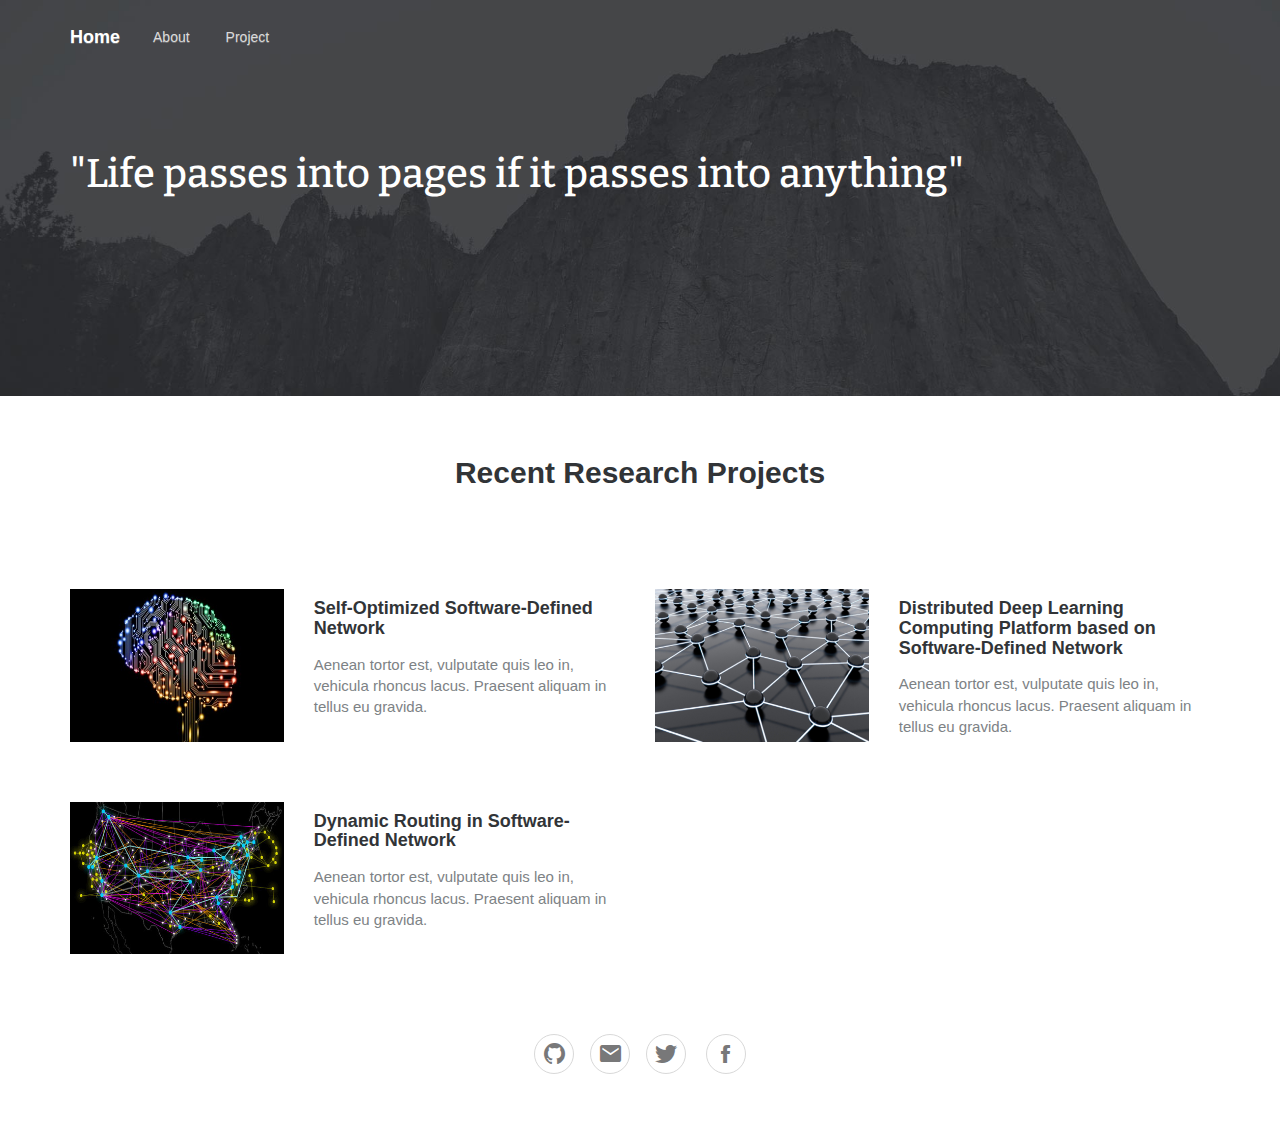
<file: index.html>
<!DOCTYPE html>
<html>

<head>
    <meta charset="utf-8">
    <meta name="viewport" content="width=device-width, initial-scale=1.0">
    <title>design</title>
    <link rel="stylesheet" href="assets/bootstrap/css/bootstrap.min.css">
    <link rel="stylesheet" href="https://fonts.googleapis.com/css?family=Bitter:400,700">
    <link rel="stylesheet" href="assets/fonts/ionicons.min.css">
    <link rel="stylesheet" href="assets/css/styles.min.css">
</head>

<body>
    <div>
        <div class="header-dark">
            <nav class="navbar navbar-default navigation-clean-search">
                <div class="container">
                    <div class="navbar-header"><a class="navbar-brand navbar-link" href="#">Home </a>
                        <button class="navbar-toggle collapsed" data-toggle="collapse" data-target="#navcol-1"><span class="sr-only">Toggle navigation</span><span class="icon-bar"></span><span class="icon-bar"></span><span class="icon-bar"></span></button>
                    </div>
                    <div class="collapse navbar-collapse" id="navcol-1">
                        <ul class="nav navbar-nav">
                            <li role="presentation"><a href="#">About </a></li>
                            <li role="presentation"><a href="#">Project </a></li>
                        </ul>
                        <form class="navbar-form navbar-left" target="_self">
                            <div class="form-group"></div>
                        </form>
                        <p class="navbar-text navbar-right"> </p>
                    </div>
                </div>
            </nav>
            <div class="container hero">
                <div class="row">
                    <div class="col-md-12">
                        <h1 class="text-left">"Life passes into pages if it passes into anything"</h1></div>
                </div>
            </div>
        </div>
    </div>
    <div class="projects-horizontal">
        <div class="container">
            <div class="intro">
                <h2 class="text-center">Recent Research Projects</h2></div>
            <div class="row projects">
                <div class="col-sm-6 item">
                    <div class="row">
                        <div class="col-md-5">
                            <a href="#"><img class="img-responsive" src="assets/img/ai.jpg"></a>
                        </div>
                        <div class="col-md-7">
                            <h3 class="name">Self-Optimized Software-Defined Network</h3>
                            <p class="description">Aenean tortor est, vulputate quis leo in, vehicula rhoncus lacus. Praesent aliquam in tellus eu gravida.</p>
                        </div>
                    </div>
                </div>
                <div class="col-sm-6 item">
                    <div class="row">
                        <div class="col-md-5">
                            <a href="#"><img class="img-responsive" src="assets/img/distributed.jpg"></a>
                        </div>
                        <div class="col-md-7">
                            <h3 class="name">Distributed Deep Learning Computing Platform based on Software-Defined Network</h3>
                            <p class="description">Aenean tortor est, vulputate quis leo in, vehicula rhoncus lacus. Praesent aliquam in tellus eu gravida.</p>
                        </div>
                    </div>
                </div>
                <div class="col-sm-6 item">
                    <div class="row">
                        <div class="col-md-5">
                            <a href="project/dynamic-routing"><img class="img-responsive" src="assets/img/routing.jpg"></a>
                        </div>
                        <div class="col-md-7">
                            <h3 class="name">Dynamic Routing in Software-Defined Network</h3>
                            <p class="description">Aenean tortor est, vulputate quis leo in, vehicula rhoncus lacus. Praesent aliquam in tellus eu gravida.</p>
                        </div>
                    </div>
                </div>
            </div>
        </div>
    </div>
    <div class="footer-basic">
        <footer>
            <div class="social"><a href="https://github.com/CorcovadoMing"><i class="icon ion-social-github"></i></a><a href="mailto://rf37535@gmail.com"><i class="icon ion-android-mail"></i></a><a href="https://twitter.com/?lang=en"><i class="icon ion-social-twitter"></i></a>
                <a
                href="https://www.facebook.com/nicktaiming"><i class="icon ion-social-facebook"></i></a>
            </div>
        </footer>
    </div>
    <script src="assets/js/jquery.min.js"></script>
    <script src="assets/bootstrap/js/bootstrap.min.js"></script>
</body>

</html>
</file>
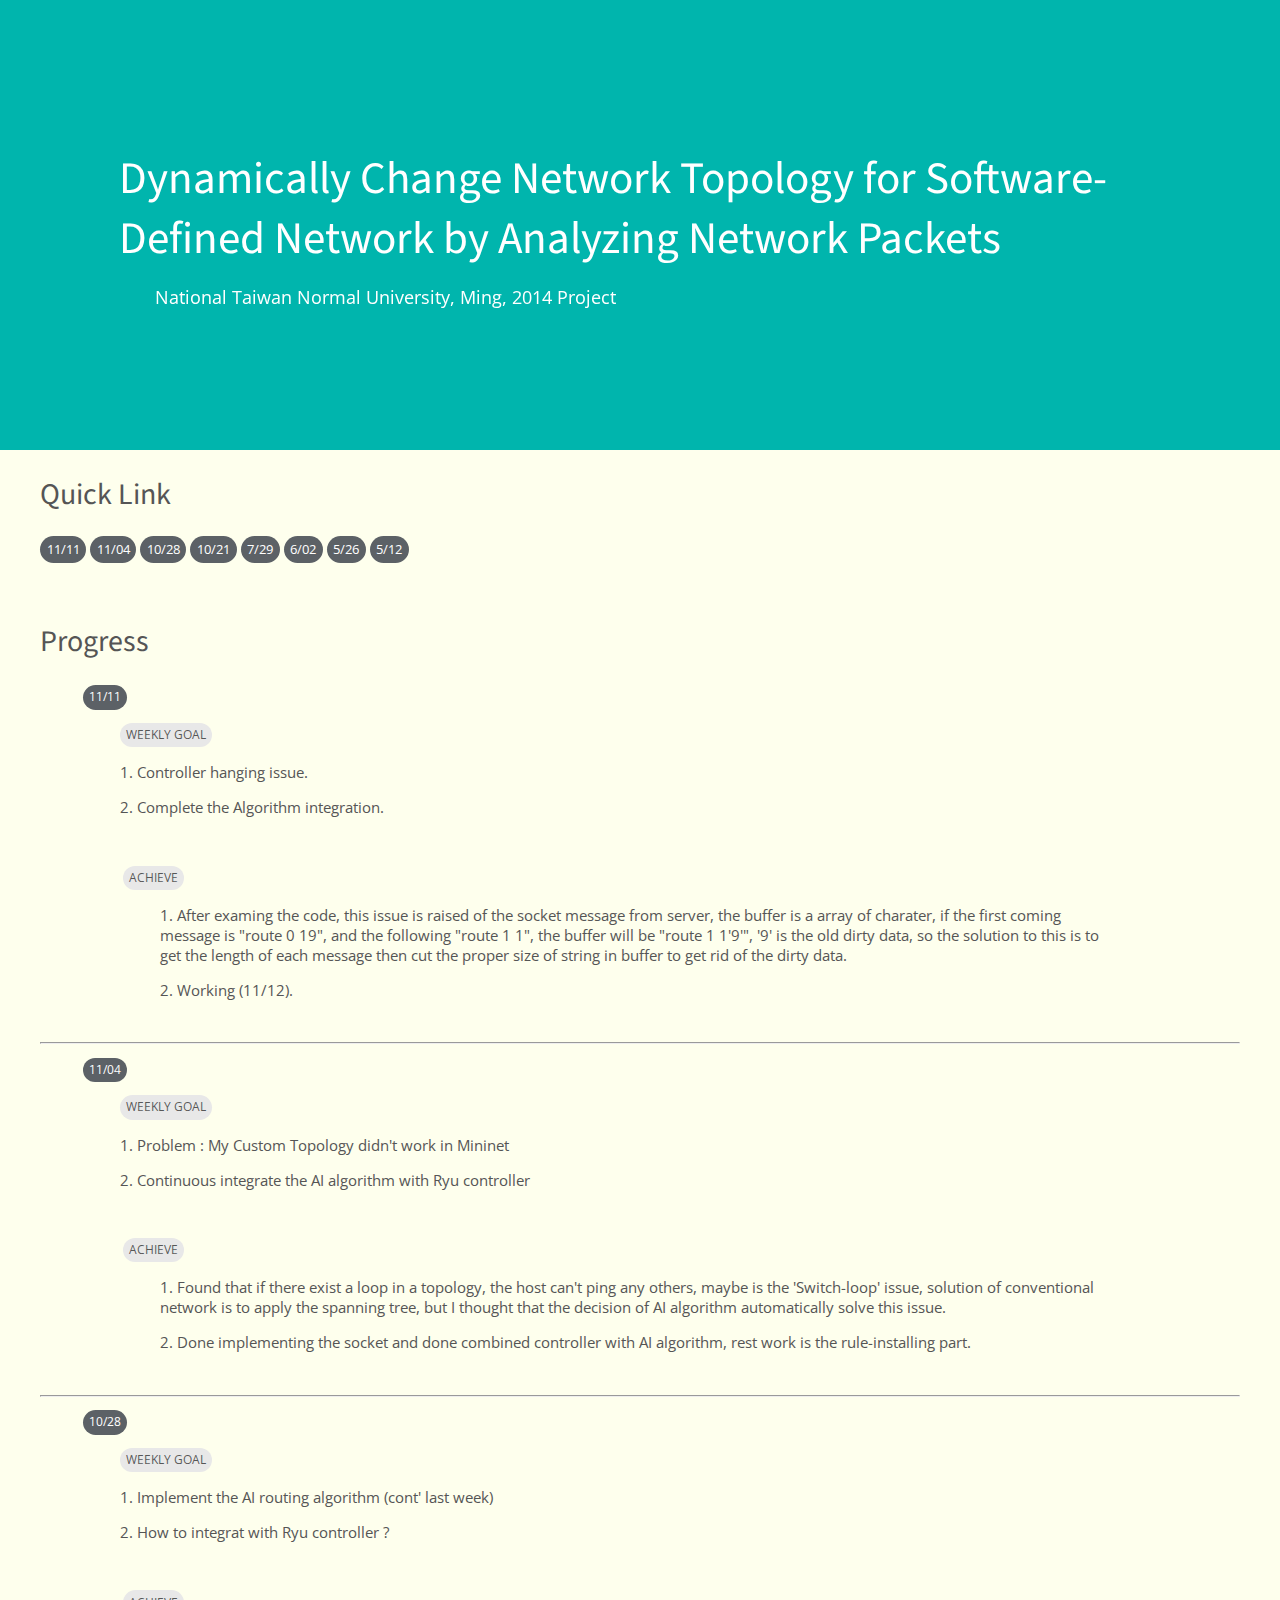
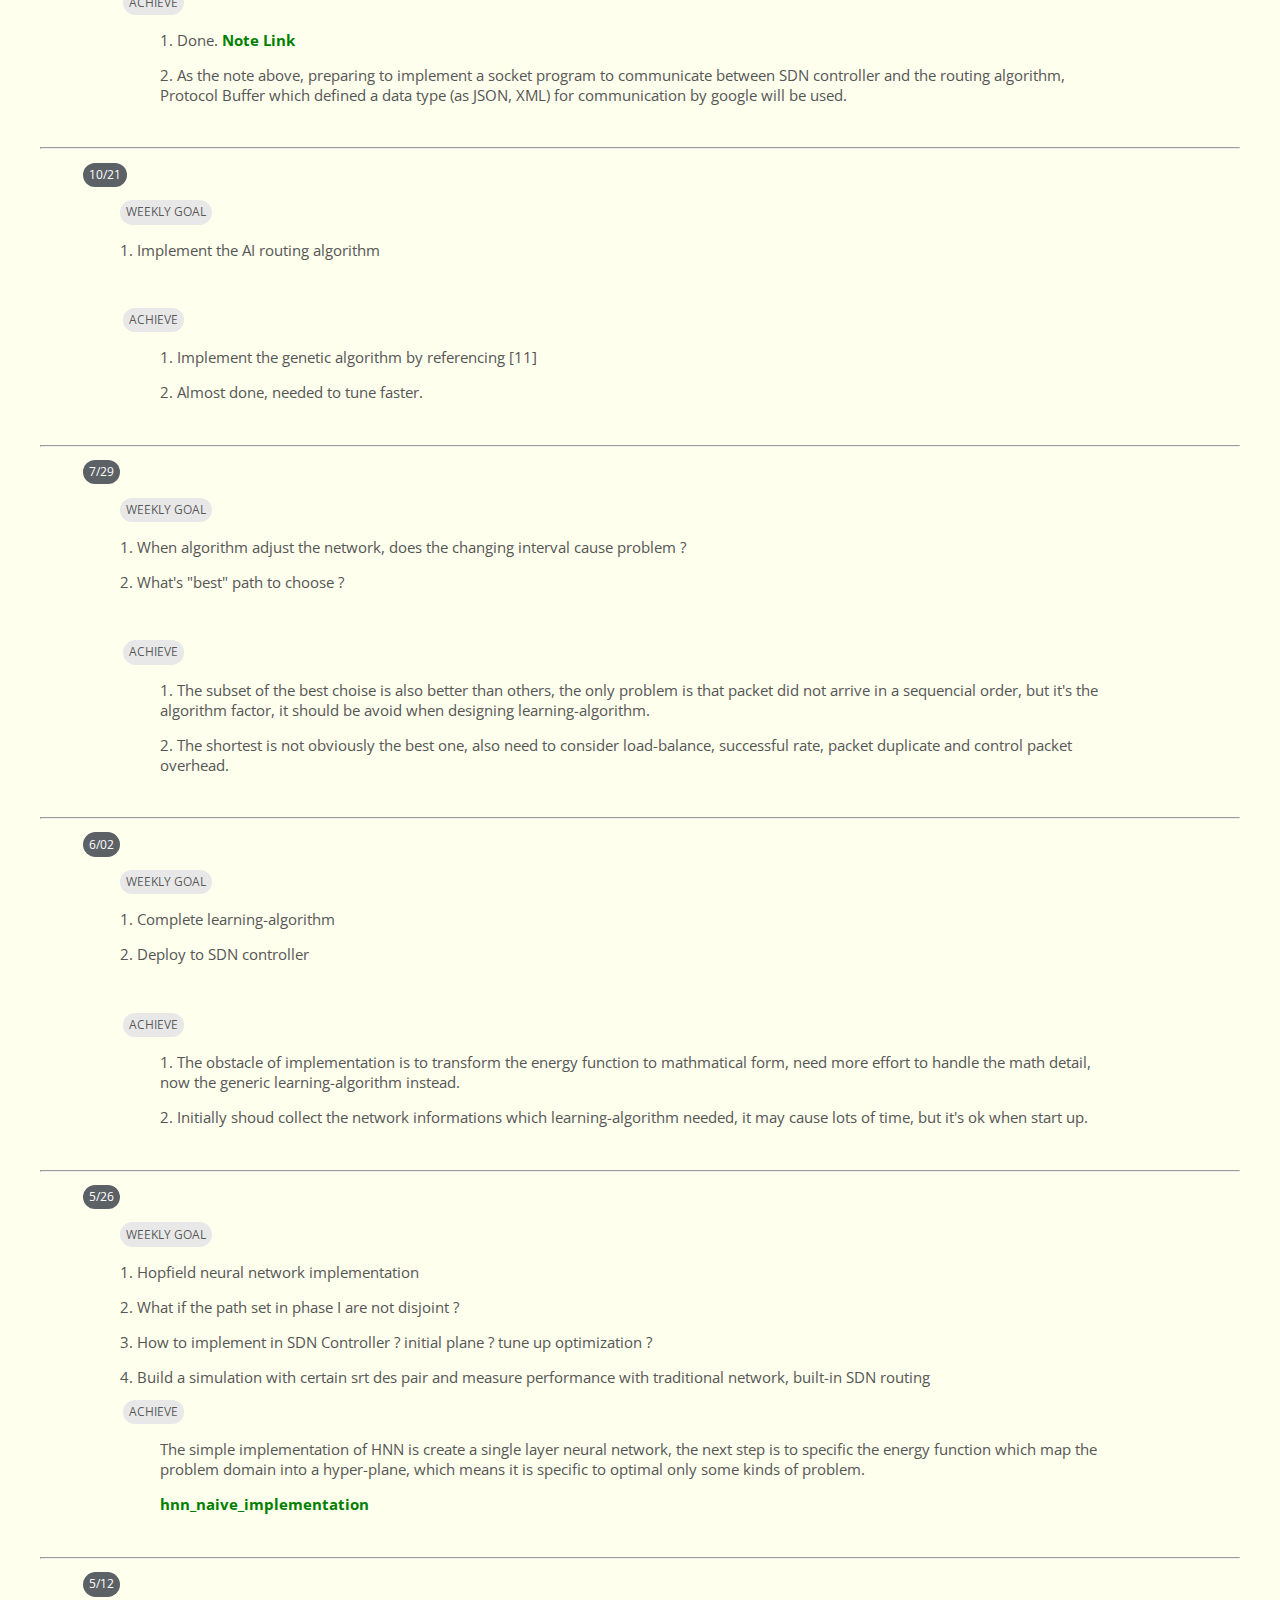
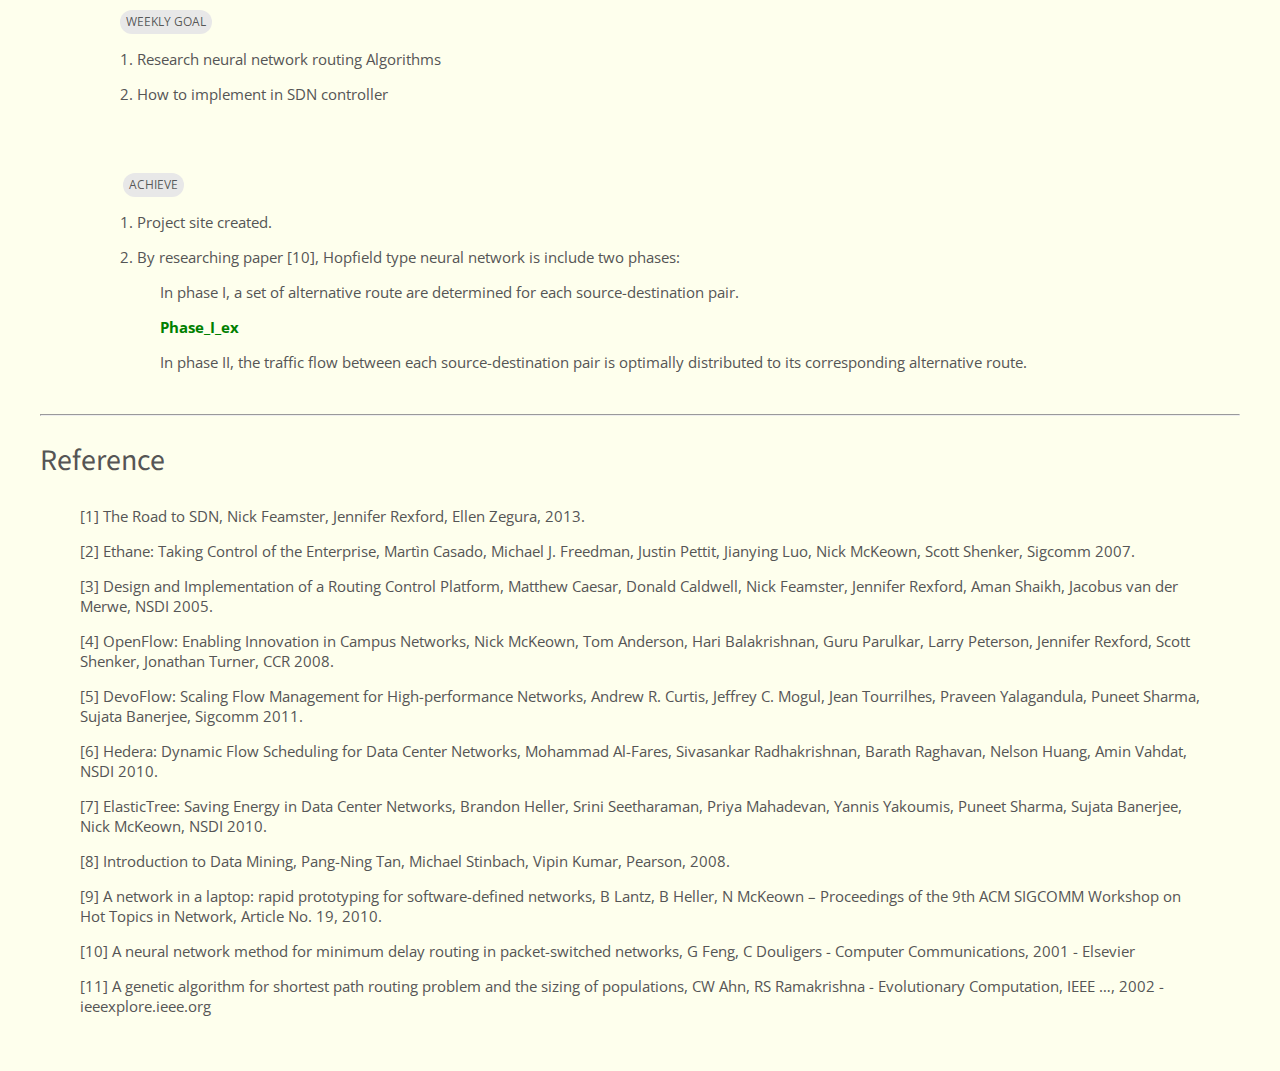
<file: project/dynamic-routing/index.html>
<!DOCTYPE html>
<html>
<head>
    <!-- Standard Meta -->
    <meta charset="utf-8" />
    <meta http-equiv="X-UA-Compatible" content="IE=edge,chrome=1" />
    <meta name="viewport" content="width=device-width, initial-scale=1.0, maximum-scale=1.0">

    <!-- Site Properities -->
    <title>SDN Project</title>
    <link href='http://fonts.googleapis.com/css?family=Source+Sans+Pro:400,700|Open+Sans:300italic,400,300,700' rel='stylesheet' type='text/css'>
    <link rel="stylesheet" type="text/css" href="css/semantic.min.css">
    <link rel="stylesheet" type="text/css" href="css/index.css">
</head>
<body id="home">
    <div class="ui inverted page grid teal masthead segment">
        <div class="column">
            <div class="ui hidden transition information">
                <h1 class="ui inverted header">Dynamically Change Network Topology for Software-Defined Network by Analyzing Network Packets</h1>
                <p>National Taiwan Normal University, Ming, 2014 Project</p>
            </div>
        </div>
    </div>

    <blockquote><div class="ui divided selection list">
        <div class="ui header"><h2>Quick Link</h2></div>
            <a href="#1111"><div class="ui black circular large label">11/11</div></a>
            <a href="#1104"><div class="ui black circular large label">11/04</div></a>
            <a href="#1028"><div class="ui black circular large label">10/28</div></a>
            <a href="#1021"><div class="ui black circular large label">10/21</div></a>
            <a href="#729"><div class="ui black circular large label">7/29</div></a>
            <a href="#602"><div class="ui black circular large label">6/02</div></a>
            <a href="#526"><div class="ui black circular large label">5/26</div></a>
            <a href="#512"><div class="ui black circular large label">5/12</div></a>
    <p></p><br />

    <div class="ui header"><h2>Progress</h2></div>

    <a name="1111"></a>
    <blockquote><p><div class="ui circular black label">11/11</div></p>
    <blockquote><div class="ui circular label">Weekly Goal</div>
        <p>1. Controller hanging issue.</p>
        <p>2. Complete the Algorithm integration.</p>

        <br />
        <p><div class="ui circular label">Achieve</div></p>
        <blockquote>

        <p>1. After examing the code, this issue is raised of the socket message from server, the buffer is a array of charater, if the first coming message is "route 0 19", and the following "route 1 1", the buffer will be "route 1 1'9'", '9' is the old dirty data, so the solution to this is to get the length of each message then cut the proper size of string in buffer to get rid of the dirty data.</p>
        <p>2. Working (11/12). </p>

        </blockquote></blockquote></blockquote><br /><hr>

    <a name="1104"></a>
    <blockquote><p><div class="ui circular black label">11/04</div></p>
    <blockquote><div class="ui circular label">Weekly Goal</div>
        <p>1. Problem : My Custom Topology didn't work in Mininet </p>
        <p>2. Continuous integrate the AI algorithm with Ryu controller</p>

        <br />
        <p><div class="ui circular label">Achieve</div></p>
        <blockquote>

        <p>1. Found that if there exist a loop in a topology, the host can't ping any others, maybe is the 'Switch-loop' issue, solution of conventional network is to apply the spanning tree, but I thought that the decision of AI algorithm automatically solve this issue. </p>
        <p>2. Done implementing the socket and done combined controller with AI algorithm, rest work is the rule-installing part.</p>

        </blockquote></blockquote></blockquote><br /><hr>

    <a name="1028"></a>
    <blockquote><p><div class="ui circular black label">10/28</div></p>
    <blockquote><div class="ui circular label">Weekly Goal</div>
        <p>1. Implement the AI routing algorithm (cont' last week)</p>
        <p>2. How to integrat with Ryu controller ?</p>

        <br />
        <p><div class="ui circular label">Achieve</div></p>
        <blockquote>

        <p>1. Done. <a href="https://onedrive.live.com/redir?page=view&resid=95FEC5E617C77CDF!501&authkey=!ALBjVfxGtn5CND8">Note Link</a></p>
        <p>2. As the note above, preparing to implement a socket program to communicate between SDN controller and the routing algorithm, Protocol Buffer which defined a data type (as JSON, XML) for communication by google will be used. </p>

        </blockquote></blockquote></blockquote><br /><hr>

    <a name="1021"></a>
    <blockquote><p><div class="ui circular black label">10/21</div></p>
    <blockquote><div class="ui circular label">Weekly Goal</div>
        <p>1. Implement the AI routing algorithm</p>

        <br />
        <p><div class="ui circular label">Achieve</div></p>
        <blockquote>

        <p>1. Implement the genetic algorithm by referencing [11]</p>
        <p>2. Almost done, needed to tune faster. </p>

        </blockquote></blockquote></blockquote><br /><hr>

    <a name="729"></a>
    <blockquote><p><div class="ui circular black label">7/29</div></p>
    <blockquote><div class="ui circular label">Weekly Goal</div>
        <p>1. When algorithm adjust the network, does the changing interval cause problem ?</p>
        <p>2. What's "best" path to choose ?</p>

        <br />
        <p><div class="ui circular label">Achieve</div></p>
        <blockquote>

        <p>1. The subset of the best choise is also better than others, the only problem is that packet did not arrive in a sequencial order, but it's the algorithm factor, it should be avoid when designing learning-algorithm.</p>
        <p>2. The shortest is not obviously the best one, also need to consider load-balance, successful rate, packet duplicate and control packet overhead. </p>

        </blockquote></blockquote></blockquote><br /><hr>


    <a name="602"></a>
    <blockquote><p><div class="ui circular black label">6/02</div></p>
    <blockquote><div class="ui circular label">Weekly Goal</div>
        <p>1. Complete learning-algorithm</p>
        <p>2. Deploy to SDN controller</p>

        <br />
        <p><div class="ui circular label">Achieve</div></p>
        <blockquote>

        <p>1. The obstacle of implementation is to transform the energy function to mathmatical form, need more effort to handle the math detail, now the generic learning-algorithm instead.</p>
        <p>2. Initially shoud collect the network informations which learning-algorithm needed, it may cause lots of time, but it's ok when start up. </p>

        </blockquote></blockquote></blockquote><br /><hr>


    <a name="526"></a>
    <blockquote><p><div class="ui circular black label">5/26</div></p>
    <blockquote><div class="ui circular label">Weekly Goal</div>
        <p>1. Hopfield neural network implementation</p>
        <p>2. What if the path set in phase I are not disjoint ?</p>
        <p>3. How to implement in SDN Controller ? initial plane ? tune up optimization ?
        <p>4. Build a simulation with certain srt des pair and measure performance with traditional network, built-in SDN routing

        <br />
        <p><div class="ui circular label">Achieve</div></p>
        <blockquote>

        <p>The simple implementation of HNN is create a single layer neural network, the next step is to specific the energy function which map the problem domain into a hyper-plane, which means it is specific to optimal only some kinds of problem.</p>
        <p><a href="hnn-simple.html">hnn_naive_implementation</a></p></blockquote>
        </blockquote></blockquote><br /><hr>


    <a name="512"></a>
    <blockquote><p><div class="ui circular black label">5/12</div></p>
    <blockquote><div class="ui circular label">Weekly Goal</div>
        <p>1. Research neural network routing Algorithms</p>
        <p>2. How to implement in SDN controller</p>

        <br></br>
        <p><div class="ui circular label">Achieve</div></p>

        <p>1. Project site created.</p>
        <p>2. By researching paper [10], Hopfield type neural network is include two phases:</p>

        <blockquote>
            <p>In phase I, a set of alternative route are determined for each source-destination pair.</p>
            <p><a href="net-I.html">Phase_I_ex</a></p>
        </blockquote>

        <blockquote>
            <p>In phase II, the traffic flow between each source-destination pair is optimally distributed to its corresponding alternative route.</p>
        </blockquote>
        </blockquote></blockquote><br /><hr>


<div class="ui header"><h2>Reference</h2></div>
<blockquote><p>

    <p>[1] The Road to SDN, Nick Feamster, Jennifer Rexford, Ellen Zegura, 2013.</p>
    <p>[2] Ethane: Taking Control of the Enterprise, Martìn Casado, Michael J. Freedman, Justin Pettit, Jianying Luo, Nick
    McKeown, Scott Shenker, Sigcomm 2007.</p>
    <p>[3] Design and Implementation of a Routing Control Platform, Matthew Caesar, Donald Caldwell, Nick Feamster,
    Jennifer Rexford, Aman Shaikh, Jacobus van der Merwe, NSDI 2005.</p>
    <p>[4] OpenFlow: Enabling Innovation in Campus Networks, Nick McKeown, Tom Anderson, Hari Balakrishnan, Guru Parulkar,
    Larry Peterson, Jennifer Rexford, Scott Shenker, Jonathan Turner, CCR 2008.</p>
    <p>[5] DevoFlow: Scaling Flow Management for High-performance Networks, Andrew R. Curtis, Jeffrey C. Mogul, Jean
    Tourrilhes, Praveen Yalagandula, Puneet Sharma, Sujata Banerjee, Sigcomm 2011.</p>
    <p>[6] Hedera: Dynamic Flow Scheduling for Data Center Networks, Mohammad Al-Fares, Sivasankar Radhakrishnan, Barath
    Raghavan, Nelson Huang, Amin Vahdat, NSDI 2010.</p>
    <p>[7] ElasticTree: Saving Energy in Data Center Networks, Brandon Heller, Srini Seetharaman, Priya Mahadevan, Yannis
    Yakoumis, Puneet Sharma, Sujata Banerjee, Nick McKeown, NSDI 2010.</p>
    <p>[8] Introduction to Data Mining, Pang-Ning Tan, Michael Stinbach, Vipin Kumar, Pearson, 2008.</p>
    <p>[9] A network in a laptop: rapid prototyping for software-defined networks, B Lantz, B Heller, N McKeown –
    Proceedings of the 9th ACM SIGCOMM Workshop on Hot Topics in Network, Article No. 19, 2010.</p>
    <p>[10] A neural network method for minimum delay routing in packet-switched networks, G Feng, C Douligers - Computer Communications, 2001 - Elsevier</p>
    <p>[11] A genetic algorithm for shortest path routing problem and the sizing of populations, CW Ahn, RS Ramakrishna - Evolutionary Computation, IEEE …, 2002 - ieeexplore.ieee.org</p>
</p><br /><br /></blockquote></div>

  <script src="js/jquery.min.js"></script>
  <script src="js/semantic.min.js"></script>
  <script src="js/index.js"></script>
</body>
</html>
</file>
<file: project/dynamic-routing/css/index.css>
/*******************************
            Global
*******************************/

html,
body {
  font-size: 15px;
  height: 100%;
}

body {
  font-family: "Open Sans", "Helvetica Neue", "Helvetica", "Arial", sans-serif;
  background: #FEFFED;
  margin: 0px;
  padding: 0px;
  color: #555555;
  text-rendering: optimizeLegibility;
  min-width: 320px;
}

/*******************************
          UI Overrides
*******************************/

.ui.header {
  font-family: 'Source Sans Pro', "Helvetica Neue", "Helvetica", "Arial", sans-serif;
}

.ui.header,
h1,
h2 {
  font-weight: normal !important;
}

h1.ui.header {
  font-size: 3em;
}

h4.ui.header,
h5.ui.header,
.ui.icon.header {
  font-weight: bold !important;
}

.ui.button {
  font-weight: normal;
  text-decoration: none;
}

a {
  color: green;
  text-decoration: none;
  -webkit-transition: color 0.3s ease;
  -moz-transition: color 0.3s ease;
  transition: color 0.3s ease;
}

a:hover {
  color: red;
}

p a {
  font-weight: bold;
}

.e {
  margin: 3em 1em 1em 3em;
}

/*******************************
            Global
*******************************/

.menu .right.menu > .mobile.item {
  display: none;
}

.ui.page.grid.segment {
  padding-top: 7rem;
  padding-bottom: 7rem;
}

.masthead.segment .column {
  position: relative;
}

.masthead.segment .information {
  margin: 3em 1em 1em 0px;
}

.masthead.segment .information p {
  max-width: 600px;
  margin: 0em 0px 2em 2em;
  font-size: 1.2em;
}

.masthead.segment h1.ui.header .sub {
  font-size: 0.7em;
}

.masthead.segment .image {
  position: absolute;
  left: 0%;
  bottom: -110px;
}

.overview .divided.grid .header + p {
  min-height: 100px;
}

.ui.shape .icon,
.link.list .icon {
  margin: 0em;
  padding: 0em;
}

.ui.cube.shape .side {
  background-color: transparent;
}

/*******************************
          Responsive
*******************************/

/* Mobile Only */

@media only screen and (max-width : 768px) {
  .ui.page.grid.segment {
    padding-top: 0rem;
    padding-bottom: 0rem;
  }

  .menu .right.menu > .item {
    display: none;
  }

  .menu .right.menu > .mobile.item {
    display: block;
  }

  h1.ui.header {
    font-size: 1.5em;
  }

  .masthead.segment {
    -webkit-background-size: auto;
    background-size: auto;
  }

  .masthead.segment .image {
    bottom: -65px;
    width: 150px;
  }

  .masthead.segment .button {
    font-size: 1rem;
  }

  .overview .divided.grid .header .icon {
    font-size: 1.5em;
  }

  .overview .divided.grid .header + p {
    min-height: 0px;
  }

  .masthead.segment .column {
    font-size: 0.7rem;
  }

  .masthead.segment .column p {
    display: none;
  }

  .selection.list .right.floated {
    display: none;
  }
}

@media only screen and (max-width : 1000px) {

}
</file>
<file: assets/css/styles.min.css>
.footer-basic{padding:40px 0;background-color:#fff;color:#4b4c4d}.footer-basic ul{padding:0;list-style:none;text-align:center;font-size:18px;line-height:1.6;margin-bottom:0}.footer-basic li{padding:0 10px}.footer-basic ul a{color:inherit;text-decoration:none;opacity:.8}.footer-basic ul a:hover{opacity:1}.footer-basic .social{text-align:center;padding-bottom:25px}.footer-basic .social>a{font-size:24px;width:40px;height:40px;line-height:40px;display:inline-block;text-align:center;border-radius:50%;border:1px solid #ccc;margin:0 8px;color:inherit;opacity:.75}.footer-basic .social>a:hover{opacity:.9}.footer-basic .copyright{margin-top:15px;text-align:center;font-size:13px;color:#aaa;margin-bottom:0}.header-dark{background:url(../../assets/img/mountain_bg.jpg) #444;background-size:cover;padding-bottom:120px}@media (max-width:767px){.header-dark{padding-bottom:80px}}.header-dark .navbar{background:0 0;padding-top:12px;padding-bottom:10px;color:#fff;border-radius:0;box-shadow:none;border:none}@media (max-width:767px){.header-dark .navbar{padding-top:0;padding-bottom:0}.header-dark .navbar .navbar-header{padding-top:10px;padding-bottom:10px}.header-dark .navbar .navbar-right{margin-bottom:20px}.header-dark .navbar .navbar-form .search-field{display:inline-block;width:80%}}.header-dark .navbar .navbar-brand{font-weight:700;color:inherit}.header-dark .navbar .navbar-brand:hover{color:#f0f0f0}.header-dark .navbar .navbar-collapse p{margin-top:5px}.header-dark .navbar .navbar-collapse p .login{color:#d9d9d9;margin-right:10px;text-decoration:none}.header-dark .navbar .navbar-collapse p .login:hover{color:#fff}.header-dark .navbar .navbar-toggle{border-color:#747474}.header-dark .navbar .navbar-toggle:hover,.header-dark .navbar-toggle:focus{background:0 0}.header-dark .navbar .navbar-toggle .icon-bar{background-color:#eee}.header-dark .navbar .navbar-collapse,.header-dark .navbar .navbar-form{border-color:#636363}.header-dark .navbar.navbar .navbar-nav>li>a{padding-left:18px;padding-right:18px}.header-dark .navbar.navbar-default .navbar-nav>li>a{color:#d9d9d9}.header-dark .navbar.navbar-default .navbar-nav>li>a:focus,.header-dark .navbar.navbar-default .navbar-nav>li>a:hover{color:#fcfeff!important;background-color:transparent}.header-dark .navbar .navbar-nav>li>.dropdown-menu{margin-top:-5px;box-shadow:0 4px 8px rgba(0,0,0,.1);background-color:#fff;border-radius:2px}.header-dark .navbar .dropdown-menu>li>a,.header-dark .navbar .dropdown-menu>li>a:focus{line-height:2;font-size:14px;color:#37434d}.header-dark .navbar .dropdown-menu>li>a:focus,.header-dark .navbar .dropdown-menu>li>a:hover{background:#ebeff1}.header-dark .navbar .action-button,.header-dark .navbar .action-button:active{background:#208f8f;border-radius:20px;color:#fff;box-shadow:none;border:none;text-shadow:none;padding:10px 22px;transition:background-color .25s}.header-dark .navbar .action-button:hover{background:#269d9d}.header-dark .navbar .navbar-form label{color:#ccc}.header-dark .navbar .navbar-form .search-field{background:0 0;border:none;border-bottom:1px solid transparent;border-radius:0;box-shadow:none;color:inherit;transition:border-bottom-color .3s}.header-dark .navbar .navbar-form .search-field:focus{border-bottom:1px solid #ccc}.header-dark .hero{margin-top:60px}.header-dark .hero h1{color:#fff;font-family:Bitter,serif;font-size:40px;margin-bottom:80px}@media (max-width:767px){.header-dark .hero{margin-top:20px}.header-dark .hero h1{margin-bottom:50px;line-height:1.5}}.header-dark .hero .embed-responsive iframe{background-color:#666}.projects-horizontal{color:#313437;background-color:#fff}.projects-horizontal p{color:#7d8285}.projects-horizontal h2{font-weight:700;margin-bottom:40px;padding-top:40px;color:inherit}@media (max-width:767px){.projects-horizontal h2{margin-bottom:25px;padding-top:25px;font-size:24px}}.projects-horizontal .intro{font-size:16px;max-width:500px;margin:0 auto 10px}.projects-horizontal .projects{padding-bottom:40px}.projects-horizontal .item{padding-top:60px;min-height:160px}@media (max-width:767px){.projects-horizontal .item{padding-top:40px;min-height:160px}}.projects-horizontal .item .name{font-size:18px;font-weight:700;margin-top:10px;margin-bottom:15px;color:inherit}@media (max-width:991px){.projects-horizontal .item .name{margin-top:22px}}.projects-horizontal .item .description{font-size:15px;margin-bottom:0}
</file>
